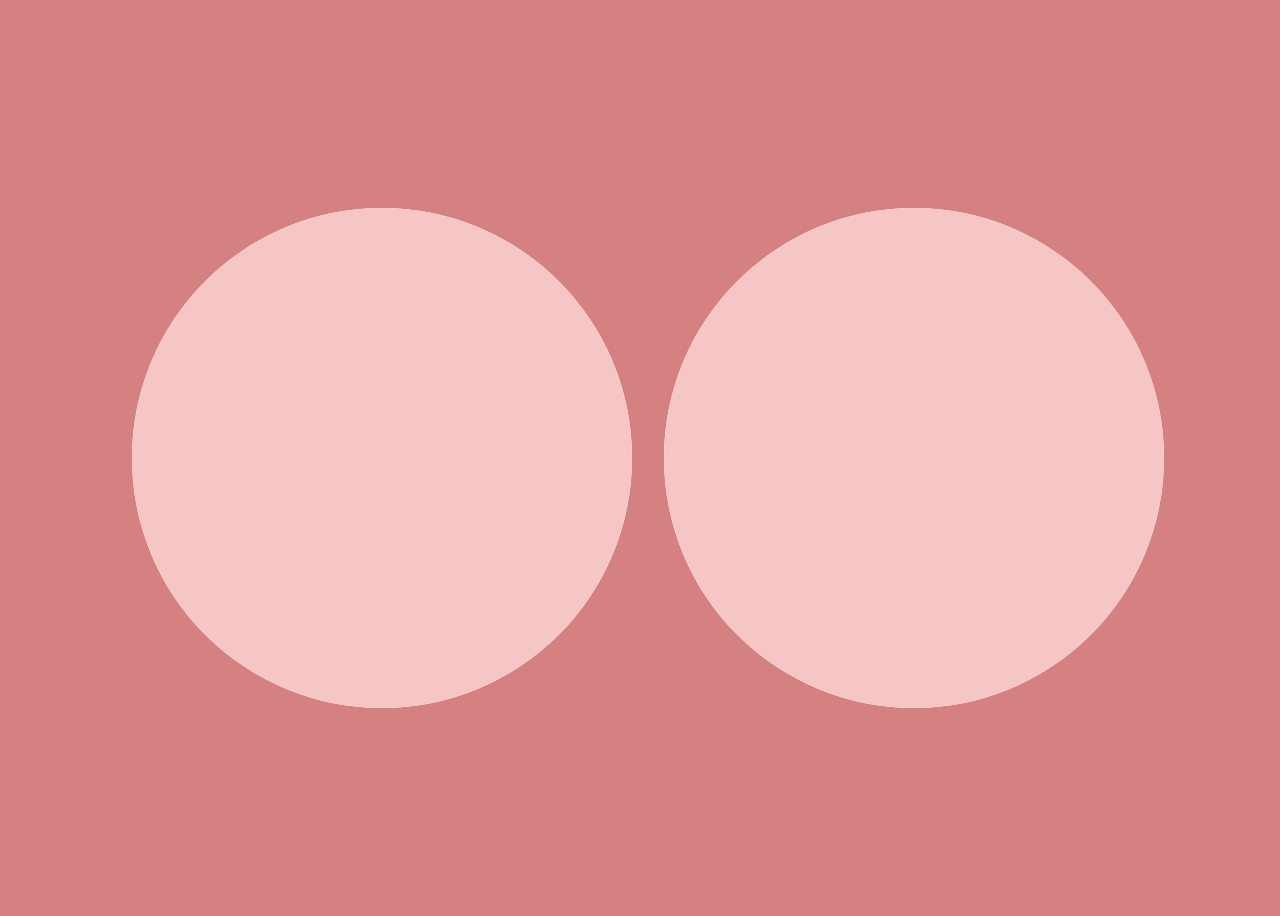
<file: AmyBot/Eyes/index.html>
<!DOCTYPE html>
<html>
<head>
	<title>Blinking Eyes </title>
	<link rel="stylesheet" type="text/css" href="style.css">
</head>
<body>
	<div class="eye">
		<div class="upper-pupil"></div>
		<div class="iris"></div>
		<div class="lower-pupil"></div>
	</div>
	<div class="eye">
		<div class="upper-pupil"></div>
		<div class="iris"></div>
		<div class="lower-pupil"></div>
	</div>
</body>
</html>
</file>
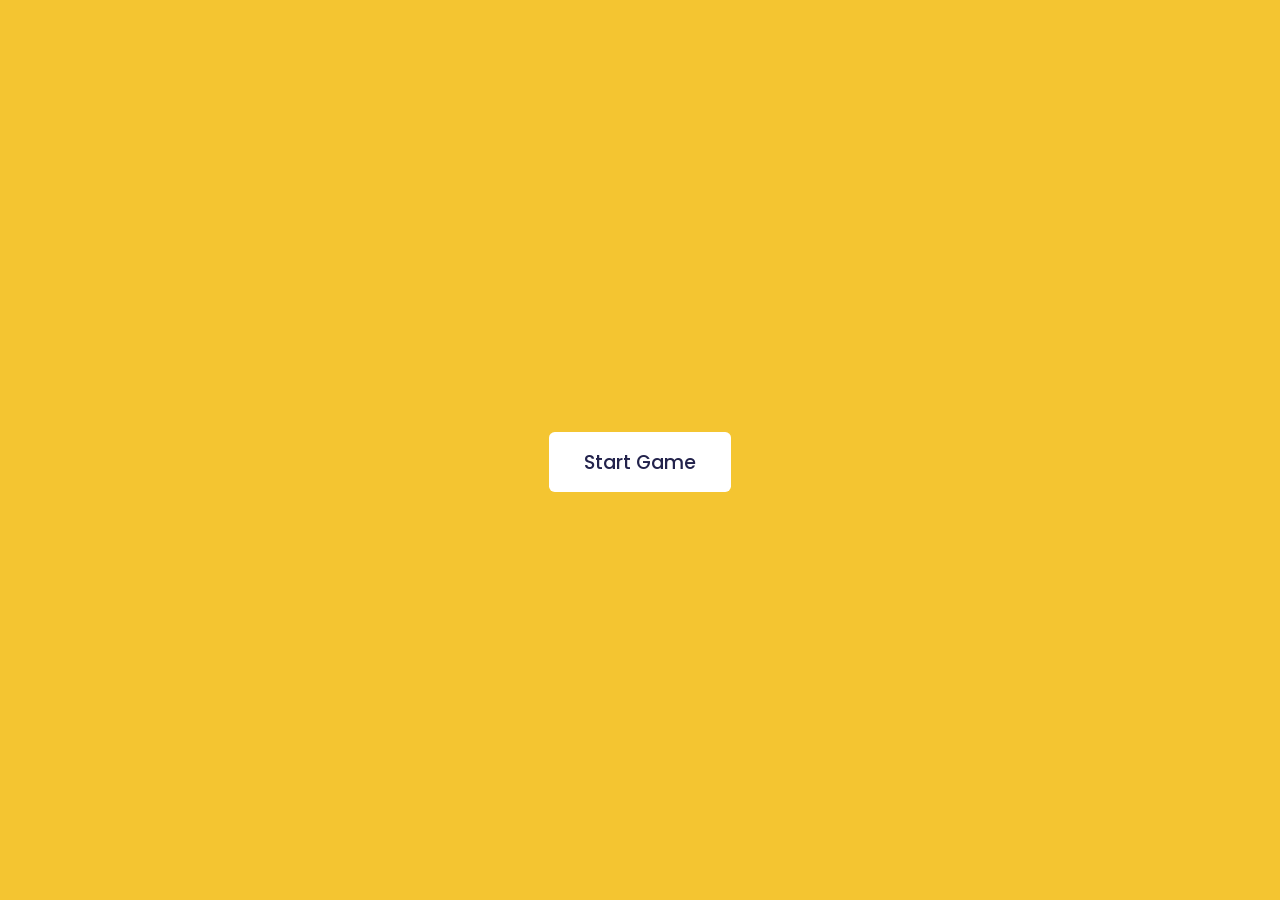
<file: AmyBot/games/MathGame/index.html>
<!DOCTYPE html>
<html lang="en">
  <head>
    <meta name="viewport" content="width=device-width, initial-scale=1.0" />
    <title>Math Game</title>
    <!-- Google Font -->
    <link
      href="https://fonts.googleapis.com/css2?family=Poppins:wght@500;600&display=swap"
      rel="stylesheet"
    />
    <!-- Stylesheet -->
    <link rel="stylesheet" href="style.css" />
  </head>
  <body>
    <div class="container">
      <h3>Fill In The Blank With Correct Number Or Operator</h3>
      <div id="question"></div>
      <button id="submit-btn">Submit</button>
      <p id="error-msg">Some Demo Error Message</p>
    </div>
    <div class="controls-container">
      <p id="result"></p>
      <button id="start-btn">Start Game</button>
    </div>
    <!-- Script -->
    <script src="script.js"></script>
  </body>
</html>
</file>
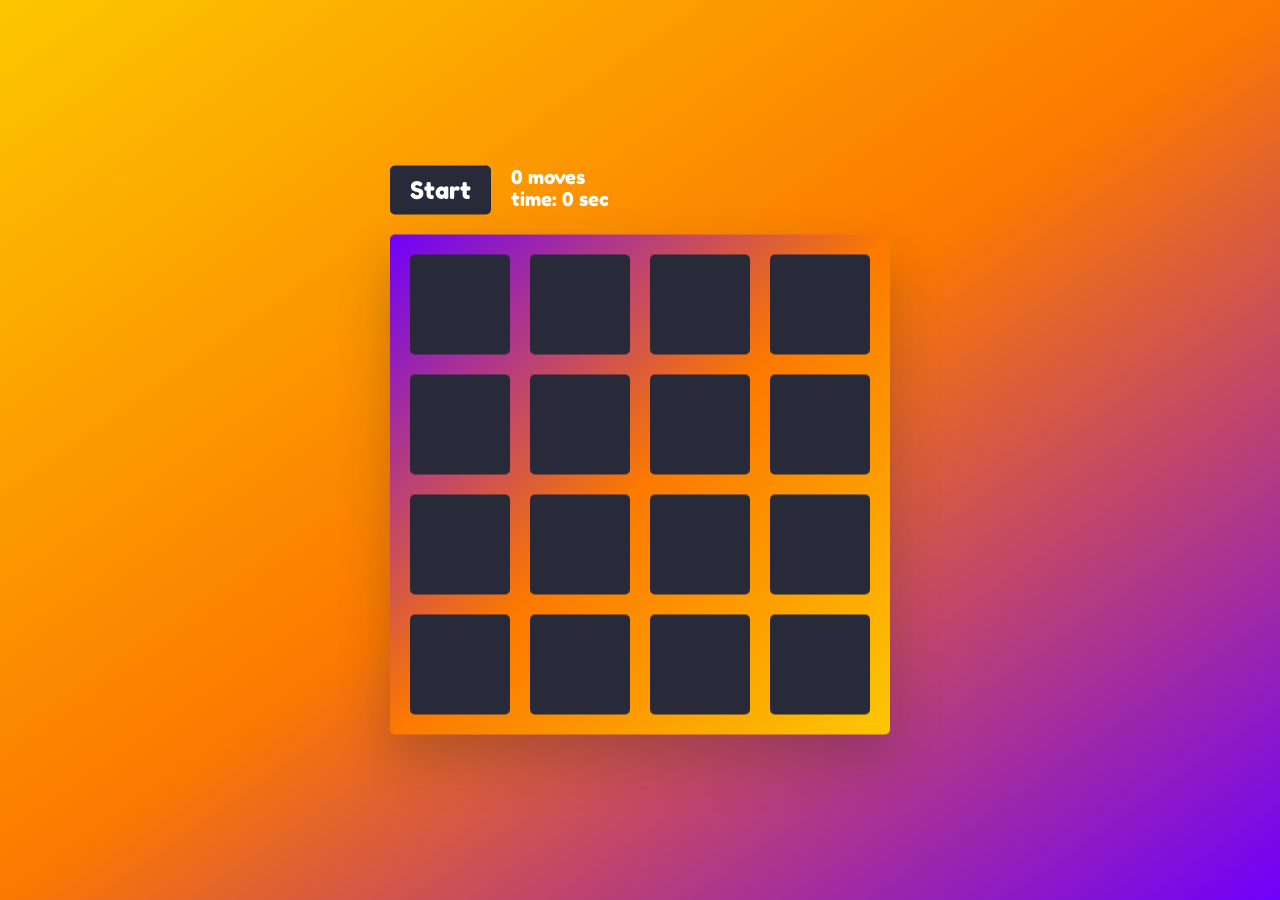
<file: AmyBot/games/memory-game/index.html>
<!DOCTYPE html>
<html lang="en">
    <head>
        <meta charset="UTF-8">
        <meta http-equiv="X-UA-Compatible" content="IE=edge">
        <meta name="viewport" content="width=device-width, initial-scale=1.0">
        <title>🧠 Memory Game in JavaScript</title>

        <link rel="stylesheet" href="assets/styles.css" />
        <script src="assets/game.js" defer></script>
    </head>
    <body>
        <div class="game">
            <div class="controls">
                <button>Start</button>
                <div class="stats">
                    <div class="moves">0 moves</div>
                    <div class="timer">time: 0 sec</div>
                </div>
            </div>
            <div class="board-container">
                <div class="board" data-dimension="4"></div>
                <div class="win">You won!</div>
            </div>
        </div>
    </body>
</html>
</file>
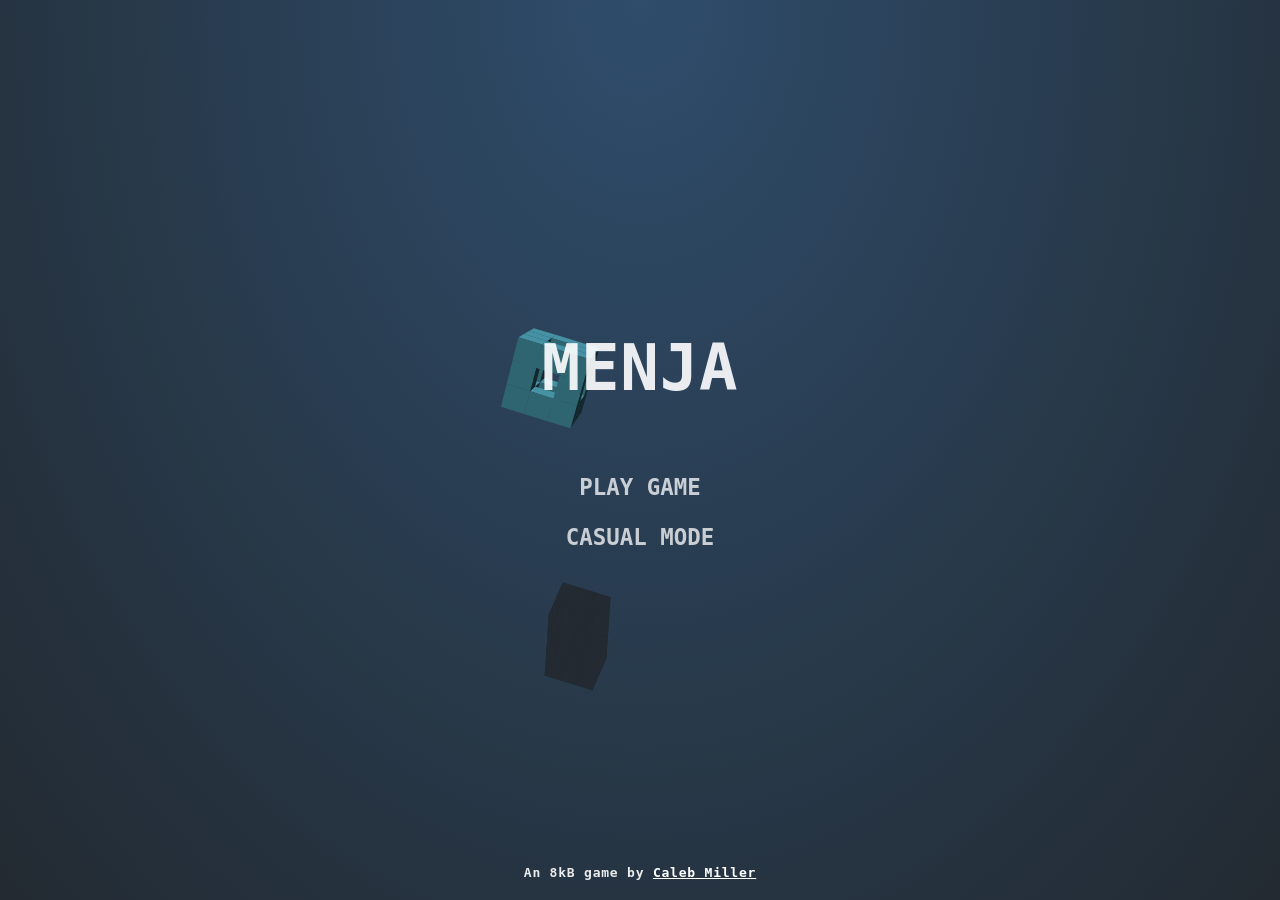
<file: AmyBot/games/Menja/index.html>
<!DOCTYPE html>
<html lang="en">

<head>
    <meta charset="UTF-8">
    <meta name="viewport" content="width=device-width, initial-scale=1.0">
    <title>Document</title>
    <link rel="stylesheet" href="style.css">
</head>

<body>
    <!-- Game canvas -->
    <canvas id="c"></canvas>

    <!-- Gameplay HUD -->
    <div class="hud">
        <div class="hud__score">
            <div class="score-lbl"></div>
            <div class="cube-count-lbl"></div>
        </div>
        <div class="pause-btn">
            <div></div>
        </div>
        <div class="slowmo">
            <div class="slowmo__bar"></div>
        </div>
    </div>

    <!-- Menu System -->
    <div class="menus">
        <div class="menu menu--main">
            <h1>MENJA</h1>
            <button type="button" class="play-normal-btn">PLAY GAME</button>
            <button type="button" class="play-casual-btn">CASUAL MODE</button>
            <div class="credits">An 8kB game by <a href="https://cmiller.tech">Caleb Miller</a></div>
        </div>
        <div class="menu menu--pause">
            <h1>Paused</h1>
            <button type="button" class="resume-btn">RESUME GAME</button>
            <button type="button" class="menu-btn--pause">MAIN MENU</button>
        </div>
        <div class="menu menu--score">
            <h1>Game Over</h1>
            <h2>Your Score:</h2>
            <div class="final-score-lbl"></div>
            <div class="high-score-lbl"></div>
            <button type="button" class="play-again-btn">PLAY AGAIN</button>
            <button type="button" class="menu-btn--score">MAIN MENU</button>
        </div>
    </div>
 <script src="script.js"></script>
</body>

</html>
</file>
<file: AmyBot/Eyes/style.css>
body {
	height: 100vh;
	width: 100vw;
	display: -webkit-box;
	display: -ms-flexbox;
	display: flex;
	-webkit-box-pack: center;
	    -ms-flex-pack: center;
	        justify-content: center;
	-webkit-box-align: center;
	    -ms-flex-align: center;
	        align-items: center;
	background: #d58181;
}

.eye {
	width: 500px;
	height: 500px;
	background: #fffdf9;
	display: -webkit-box;
	display: -ms-flexbox;
	display: flex;
	-webkit-box-align: center;
	    -ms-flex-align: center;
	        align-items: center;
	-webkit-box-pack: center;
	    -ms-flex-pack: center;
	        justify-content: center;
	margin: 0 1rem;
	-webkit-clip-path: circle(50% at center);
	        clip-path: circle(50% at center);
	position: relative;
}

.iris {
	width: 50%;
	height: 50%;
	background: #343434;
	border-radius: 50%;
	-webkit-animation: movement 6s ease-in-out infinite;
	        animation: movement 6s ease-in-out infinite;
}

.upper-pupil,
.lower-pupil {
	width: 100%;
	height: 250px;
	background: #f6c6c6;
	position: absolute;
	-webkit-animation: blink 6s ease-in-out infinite;
	        animation: blink 6s ease-in-out infinite;
	z-index: 1;
}

.upper-pupil {
	top: 0;
}

.lower-pupil {
	bottom: 0;
}

@-webkit-keyframes movement {
	0%, 10% {
		-webkit-transform: translateX(0);
		        transform: translateX(0);
	}
	20% {
		-webkit-transform: translateX(-80%);
		        transform: translateX(-80%);
	}
	30%, 80% {
		-webkit-transform: translateX(0);
		        transform: translateX(0);
	}
	90% {
		-webkit-transform: translateX(80%);
		        transform: translateX(80%);
	}
	100% {
		-webkit-transform: translateX(0);
		        transform: translateX(0);
	}
}

@keyframes movement {
	0%, 10% {
		-webkit-transform: translateX(0);
		        transform: translateX(0);
	}
	20% {
		-webkit-transform: translateX(-80%);
		        transform: translateX(-80%);
	}
	30%, 80% {
		-webkit-transform: translateX(0);
		        transform: translateX(0);
	}
	90% {
		-webkit-transform: translateX(80%);
		        transform: translateX(80%);
	}
	100% {
		-webkit-transform: translateX(0);
		        transform: translateX(0);
	}
}

@-webkit-keyframes blink {
	0%, 30% {
		height: 20%;
	}
	32% {
		height: 40%;
	}
	34% {
		height: 20%;
	}
	36% {
		height: 40%;
	}
	38%, 50% {
		height: 20%;
	}
	60%, 70% {
		height: 45%;
	}
	80%, 100% {
		height: 20%;
	}
}

@keyframes blink {
	0%, 30% {
		height: 20%;
	}
	32% {
		height: 40%;
	}
	34% {
		height: 20%;
	}
	36% {
		height: 40%;
	}
	38%, 50% {
		height: 20%;
	}
	60%, 70% {
		height: 45%;
	}
	80%, 100% {
		height: 20%;
	}
}
</file>
<file: AmyBot/games/MathGame/style.css>
* {
  padding: 0;
  margin: 0;
  box-sizing: border-box;
  font-family: "Poppins", sans-serif;
}
body {
  background-color: #f4c531;
}
.container {
  background-color: #ffffff;
  width: 90%;
  max-width: 31.25em;
  position: absolute;
  transform: translate(-50%, -50%);
  top: 50%;
  left: 50%;
  padding: 5em 3em;
  border-radius: 0.5em;
}
.container h3 {
  font-size: 1.2em;
  color: #23234c;
  text-align: center;
  font-weight: 500;
  line-height: 1.8em;
}
.container #submit-btn {
  font-size: 1.2em;
  font-weight: 500;
  display: block;
  margin: 0 auto;
  background-color: #f4c531;
  border-radius: 0.3em;
  border: none;
  outline: none;
  cursor: pointer;
  color: #23234c;
  padding: 0.6em 2em;
}
#error-msg {
  text-align: center;
  margin-top: 1em;
  background-color: #ffdde0;
  color: #d62f2f;
  padding: 0.2em 0;
}
.container #question {
  background-color: #eeedf1;
  font-size: 2em;
  font-weight: 600;
  color: #23234c;
  text-align: center;
  display: flex;
  align-items: center;
  justify-content: center;
  margin: 1.4em 0 1em 0;
  padding: 1em 0;
}
.container input {
  font-size: 1em;
  font-weight: 600;
  width: 2.35em;
  color: #23234c;
  text-align: center;
  padding: 0 0.2em;
  border: none;
  background-color: transparent;
  border-bottom: 0.12em solid #23234c;
  margin: 0 0.25em;
}
.container input:focus {
  border-color: #f4c531;
  outline: none;
}
/*Hide Number Arrows*/
.container input[type="number"] {
  -moz-appearance: textfield;
}
.container input[type="number"]::-webkit-outer-spin-button,
.container input[type="number"]::-webkit-inner-spin-button {
  -webkit-appearance: none;
  margin: 0;
}
.controls-container {
  position: absolute;
  display: flex;
  align-items: center;
  justify-content: center;
  flex-direction: column;
  background-color: #f4c531;
  height: 100%;
  width: 100%;
  top: 0;
}
#start-btn {
  font-size: 1.2em;
  font-weight: 500;
  background-color: #ffffff;
  color: #23234c;
  border: none;
  outline: none;
  cursor: pointer;
  padding: 0.8em 1.8em;
  border-radius: 0.3em;
}
#result {
  margin-bottom: 1em;
  font-size: 1.5em;
  color: #23234c;
}
#result span {
  font-weight: 600;
}

.hide {
  display: none;
}
</file>
<file: AmyBot/games/memory-game/assets/styles.css>
@font-face {
    font-family: Fredoka;
    src: url(./FredokaOne-Regular.ttf);
}

html {
    width: 100%;
    height: 100%;
    background: linear-gradient(325deg,  #6f00fc 0%,#fc7900 50%,#fcc700 100%);
    font-family: Fredoka;
}

.game {
    position: absolute;
    top: 50%;
    left: 50%;
    transform: translate(-50%, -50%);
}

.controls {
    display: flex;
    gap: 20px;
    margin-bottom: 20px;
}

button {
    background: #282A3A;
    color: #FFF;
    border-radius: 5px;
    padding: 10px 20px;
    border: 0;
    cursor: pointer;
    font-family: Fredoka;
    font-size: 18pt;
}

.disabled {
    color: #757575;
}

.stats {
    color: #FFF;
    font-size: 14pt;
}

.board-container {
    position: relative;
}

.board,
.win {
    border-radius: 5px;
    box-shadow: 0 25px 50px rgb(33 33 33 / 25%);
    background: linear-gradient(135deg,  #6f00fc 0%,#fc7900 50%,#fcc700 100%);
    transition: transform .6s cubic-bezier(0.4, 0.0, 0.2, 1);
    backface-visibility: hidden;
}

.board {
    padding: 20px;
    display: grid;
    grid-template-columns: repeat(4, auto);
    grid-gap: 20px;
}

.board-container.flipped .board {
    transform: rotateY(180deg) rotateZ(50deg);
}

.board-container.flipped .win {
    transform: rotateY(0) rotateZ(0);
}

.card {
    position: relative;
    width: 100px;
    height: 100px;
    cursor: pointer;
}

.card-front,
.card-back {
    position: absolute;
    border-radius: 5px;
    width: 100%;
    height: 100%;
    background: #282A3A;
    transition: transform .6s cubic-bezier(0.4, 0.0, 0.2, 1);
    backface-visibility: hidden;
}

.card-back {
    transform: rotateY(180deg) rotateZ(50deg);
    font-size: 28pt;
    user-select: none;
    text-align: center;
    line-height: 100px;
    background: #FDF8E6;
}

.card.flipped .card-front {
    transform: rotateY(180deg) rotateZ(50deg);
}

.card.flipped .card-back {
    transform: rotateY(0) rotateZ(0);
}

.win {
    position: absolute;
    top: 0;
    left: 0;
    width: 100%;
    height: 100%;
    text-align: center;
    background: #FDF8E6;
    transform: rotateY(180deg) rotateZ(50deg);
}

.win-text {
    position: absolute;
    top: 50%;
    left: 50%;
    transform: translate(-50%, -50%);
    font-size: 21pt;
    color: #282A3A;
}

.highlight {
    color: #6f00fc;
}
</file>
<file: AmyBot/games/Menja/style.css>
body {
	margin: 0;
	background-color: #000;
	background-image: radial-gradient(ellipse at top, #335476 0.0%, #31506e 11.1%, #304b67 22.2%, #2f4760 33.3%, #2d4359 44.4%, #2c3f51 55.6%, #2a3a4a 66.7%, #293643 77.8%, #28323d 88.9%, #262e36 100.0%);
	height: 100vh;
	overflow: hidden;

	font-family: monospace;
	font-weight: bold;
	letter-spacing: 0.06em;
	color: rgba(255, 255, 255, 0.75);
}

#c {
	display: block;
	touch-action: none;
	transform: translateZ(0);
}


/*/////////////////////
//        HUD        //
/////////////////////*/


.hud__score,
.pause-btn {
	position: fixed;
	font-size: calc(14px + 2vw + 1vh);
}

.hud__score {
	top: 0.65em;
	left: 0.65em;
	pointer-events: none;
	user-select: none;
}

.cube-count-lbl {
	font-size: 0.46em;
}

.pause-btn {
	position: fixed;
	top: 0;
	right: 0;
	padding: 0.8em 0.65em;
}

.pause-btn > div {
	position: relative;
	width: 0.8em;
	height: 0.8em;
	opacity: 0.75;
}

.pause-btn > div::before,
.pause-btn > div::after {
	content: '';
	display: block;
	width: 34%;
	height: 100%;
	position: absolute;
	background-color: #fff;
}

.pause-btn > div::after {
	right: 0;
}

.slowmo {
	position: fixed;
	bottom: 0;
	width: 100%;
	pointer-events: none;
	opacity: 0;
	transition: opacity 0.4s;
	will-change: opacity;
}

.slowmo::before {
	content: 'SLOW-MO';
	display: block;
	font-size: calc(8px + 1vw + 0.5vh);
	margin-left: 0.5em;
	margin-bottom: 8px;
}

.slowmo::after {
	content: '';
	display: block;
	position: fixed;
	bottom: 0;
	width: 100%;
	height: 1.5vh;
	background-color: rgba(0, 0, 0, 0.25);
	z-index: -1;
}

.slowmo__bar {
	height: 1.5vh;
	background-color: rgba(255, 255, 255, 0.75);
	transform-origin: 0 0;
}



/*/////////////////////
//       MENUS       //
/////////////////////*/

.menus::before {
	content: '';
	pointer-events: none;
	position: fixed;
	top: 0;
	right: 0;
	bottom: 0;
	left: 0;
	background-color: #000;
	opacity: 0;
	transition: opacity 0.2s;
	transition-timing-function: ease-in;
}

.menus.has-active::before {
	opacity: 0.08;
	transition-duration: 0.4s;
	transition-timing-function: ease-out;
}

.menus.interactive-mode::before {
	opacity: 0.02;
}



/* Menu containers */
.menu {
	pointer-events: none;
	position: fixed;
	top: 0;
	right: 0;
	bottom: 0;
	left: 0;
	display: flex;
	flex-direction: column;
	justify-content: center;
	align-items: center;
	user-select: none;
	text-align: center;
	color: rgba(255, 255, 255, 0.9);
	opacity: 0;
	visibility: hidden;
	transform: translateY(30px);
	transition-property: opacity, visibility, transform;
	transition-duration: 0.2s;
	transition-timing-function: ease-in;
}

.menu.active {
	opacity: 1;
	visibility: visible;
	transform: translateY(0);
	transition-duration: 0.4s;
	transition-timing-function: ease-out;
}

.menus.interactive-mode .menu.active {
	opacity: 0.6;
}

.menus:not(.interactive-mode) .menu.active > * {
	pointer-events: auto;
}


/* Common menu elements */

h1 {
	font-size: 4rem;
	line-height: 0.95;
	text-align: center;
	font-weight: bold;
	margin: 0 0.65em 1em;
}

h2 {
	font-size: 1.2rem;
	line-height: 1;
	text-align: center;
	font-weight: bold;
	margin: -1em 0.65em 1em;
}

.final-score-lbl {
	font-size: 5rem;
	margin: -0.2em 0 0;
}

.high-score-lbl {
	font-size: 1.2rem;
	margin: 0 0 2.5em;
}

button {
	display: block;
	position: relative;
	width: 200px;
	padding: 12px 20px;
	background: transparent;
	border: none;
	outline: none;
	user-select: none;
	font-family: monospace;
	font-weight: bold;
	font-size: 1.4rem;
	color: #fff;
	opacity: 0.75;
	transition: opacity 0.3s;
}

button::before {
	content: '';
	position: absolute;
	top: 0;
	right: 0;
	bottom: 0;
	left: 0;
	background-color: rgba(255, 255, 255, 0.15);
	transform: scale(0, 0);
	opacity: 0;
	transition: opacity 0.3s, transform 0.3s;
}

/* No `:focus` styles because this is a mouse/touch game! */
button:active {
	opacity: 1;
}

button:active::before {
	transform: scale(1, 1);
	opacity: 1;
}

.credits {
	position: fixed;
	width: 100%;
	left: 0;
	bottom: 20px;
}

a {
	color: white;
}

/* Only enable hover state on large screens */
@media (min-width: 1025px) {
	button:hover {
		opacity: 1;
	}

	button:hover::before {
		transform: scale(1, 1);
		opacity: 1;
	}
}
</file>
